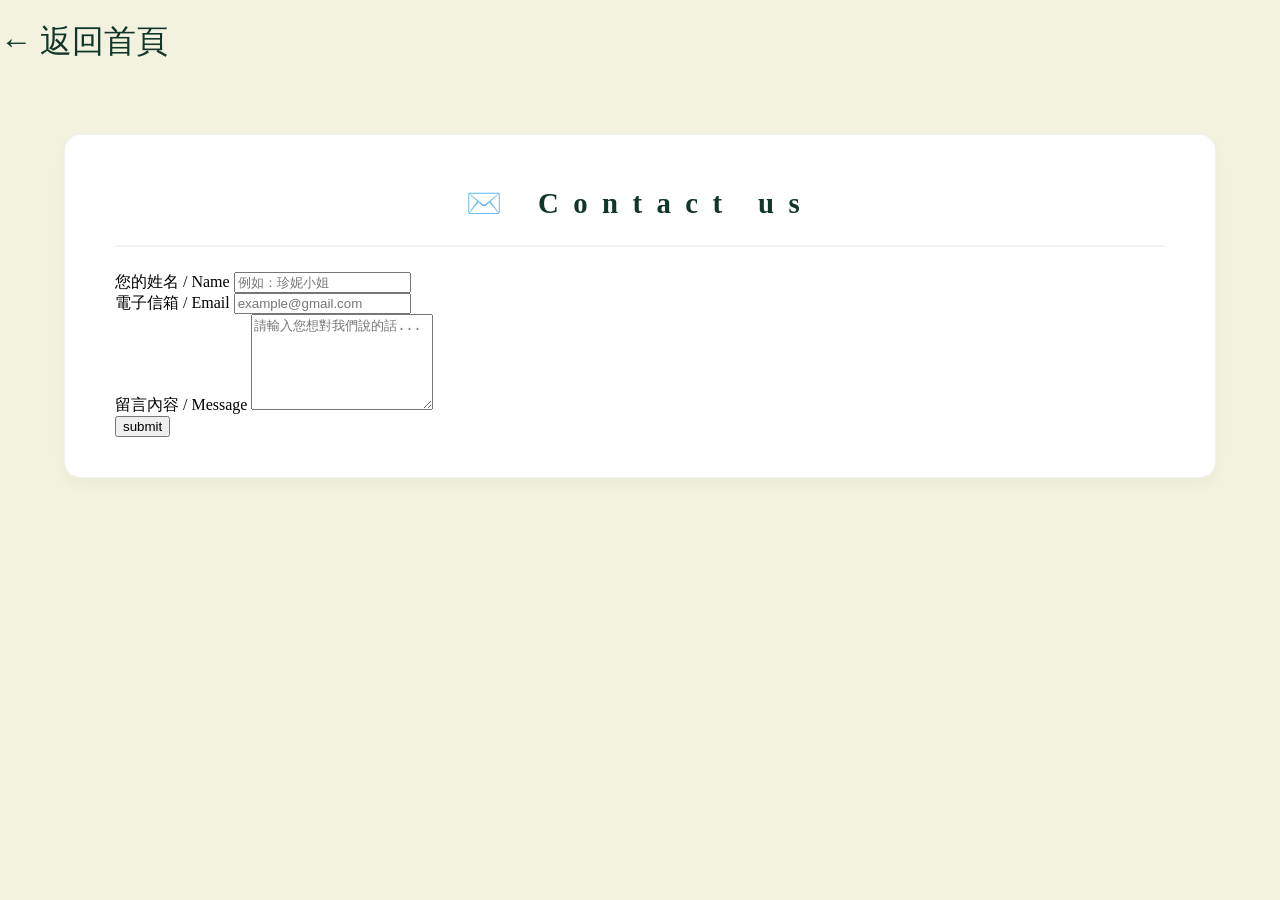
<file: contact.html>
<!DOCTYPE html>
<html lang="en">
<head>
    <meta charset="UTF-8">
    <meta name="viewport" content="width=device-width, initial-scale=1.0">
    <link rel="stylesheet" href="style.css">
    <title>Document</title>
</head>
<body>
    <a href="index.html" class="back-home">← 返回首頁</a>
    <header>
        </header>

    <main>
        <section class="detin contact-simple-section">
            <h2>✉️ Contact us</h2>
            
            <form class="contact-simple-form" action="#" method="POST" onsubmit="alert('訊息已成功模擬送出！'); return false;">
                
                <div class="form-group">
                    <label for="username">您的姓名 / Name</label>
                    <input type="text" id="username" name="username" placeholder="例如：珍妮小姐" required>
                </div>

                <div class="form-group">
                    <label for="email">電子信箱 / Email</label>
                    <input type="email" id="email" name="email" placeholder="example@gmail.com" required>
                </div>

                <div class="form-group">
                    <label for="message">留言內容 / Message</label>
                    <textarea id="message" name="message" rows="6" placeholder="請輸入您想對我們說的話..." required></textarea>
                </div>

                <button type="submit" class="submit-btn">submit</button>
            </form>
            
        </section>
    </main>
</body>
</html>
</file>
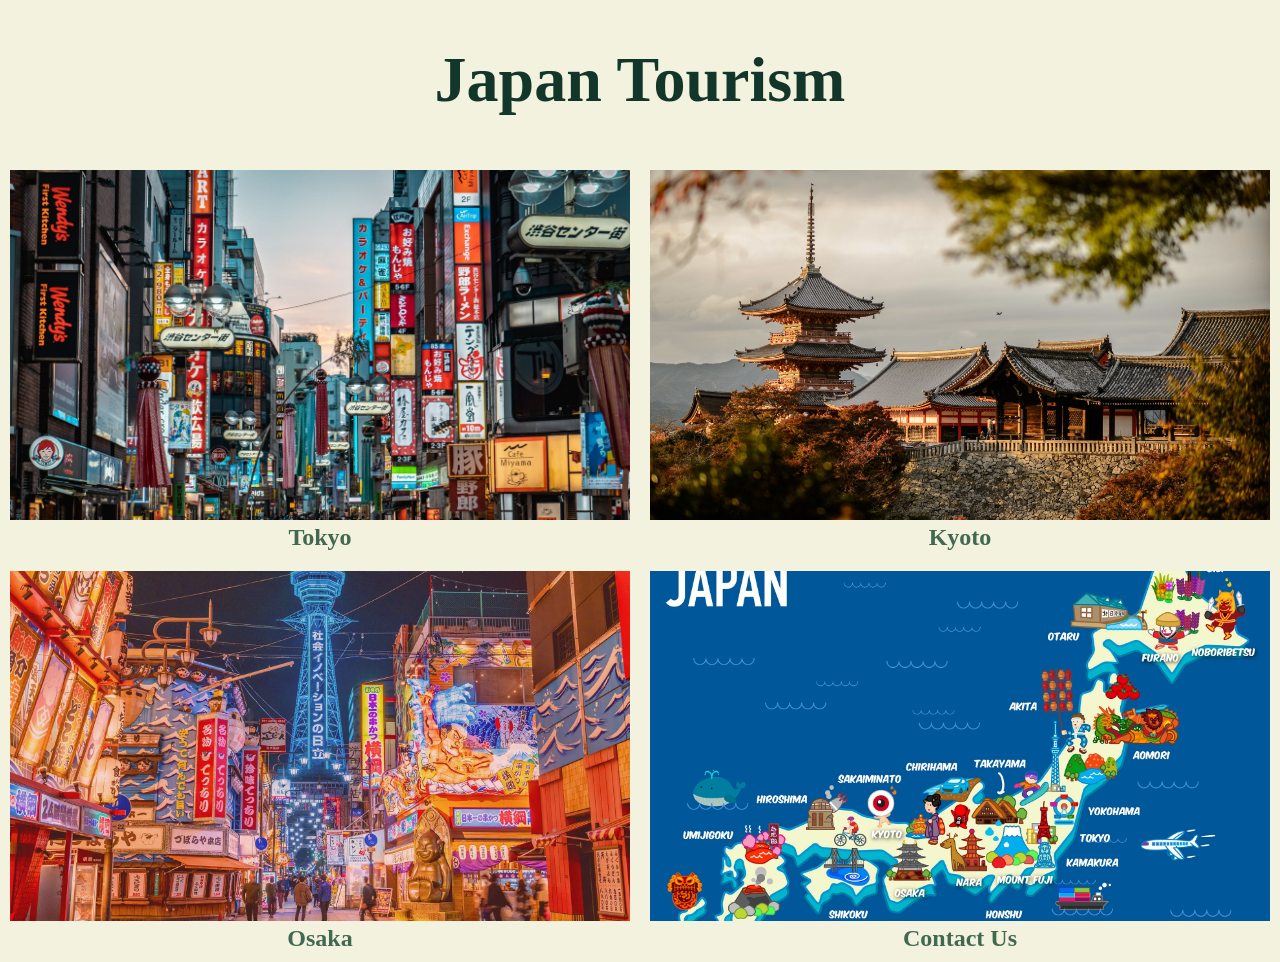
<file: index (1).html>
<!DOCTYPE html>
<html lang="en">
<head>
    <meta charset="UTF-8">
    <meta name="viewport" content="width=device-width, initial-scale=1.0">
    <link rel="stylesheet" href="style.css">
    <link rel="preconnect" href="https://fonts.googleapis.com">
    <link rel="preconnect" href="https://fonts.gstatic.com" crossorigin>
    <link href="https://fonts.googleapis.com/css2?family=Pinyon+Script&display=swap" rel="stylesheet">
    <title>Document</title>
</head>
<body>
    <!--header-->
    <header>
        <h1 class="ur">Japan Tourism</h1>
    </header>
    <!--導覽列-->
    <main>
        <ul>
            <li><a href="tokyo.html"><img src="images/tokyo.webp" alt=""><span>Tokyo</span></a></li>
            <li><a href="kyoto.html"><img src="images/kyoto.jpg" alt=""><span>Kyoto</span></a></li>
            <li><a href="osaka.html"><img src="images/osaka.webp" alt=""><span>Osaka</span></a></li>
            <li><a href="contact.html"><img src="images/map.webp" alt=""><span>Contact Us</span></a></li>
        </ul>
    </main>
</body>
</html>
</file>
<file: style.css>
@charset 'UTF-8';

body{
    font-family: "Nicole Fally";
    font-weight: 400;
    font-style: normal;
    margin: 0;
    background-color: #f3f2df;
}

img{
    max-width: 100%;
}

ul,li{
    margin: 0;
    padding: 0;
    list-style: none;
}
main{
    display: block;
    width: 100%;
    max-width: 100% !important;
}
main a{
    text-decoration: none;
}
main ul{
    display: flex;
    flex-wrap: wrap;
    padding: 0;
    margin: 0 auto;
    max-width: 1400px;
    justify-content: center;
}
main ul li{
    width: 50%;        
    box-sizing: border-box; 
    padding: 10px;
}
main ul img {
  width: 100%;         
    height: 350px;      
    object-fit: cover;
}
main ul span{
    display: block;
    font-size: 1.5rem;
    font-weight: bold;
    text-align: center;
    color: #436850;
}
.ur{
    font-size:4rem;
    text-align: center;
    color: #12372A;
}
.back-home {
    font-size: 2rem;
    color: #12372A;
    text-decoration: none;
    padding: 20px 0;
    display: inline-block;
}
.box{
    display: flex;
    flex-wrap: wrap;
    justify-content: space-between; 
    padding: 0;
    margin: 0 auto;
    width: 90%;
    max-width: 1400px;
    list-style: none;
}
.box li {
    width: 23.5% !important;
}
.box a {
    display: flex;
    align-items: center;    
    justify-content: space-between; 
    background-color: #ffffff;
    padding: 20px 25px;
    border-radius: 12px;      
    text-decoration: none;
    box-shadow: 0 4px 10px rgba(0, 0, 0, 0.03);
    transition: all 0.3s ease;
}
.box a:hover {
    transform: translateY(-5px); 
    box-shadow: 0 8px 20px rgba(0, 0, 0, 0.08);
    background-color: #f0f5f2; 
}
.box .icon {
    font-size: 1.8rem;
}
.box .text {
    font-size: 1.5rem;
    font-weight: bold;
    color: #12372A;
    flex-grow: 1;
    padding-left: 15px;
}
.box .arrow {
    font-size: 1.1rem;
    color: #436850;
    font-weight: bold;
}
.cempt{
    max-width: 800px;
    margin: 0 auto 50px auto; 
    padding: 0 20px;
    text-align: center;
}
.cempt h4{
    font-size: 2.5rem;
    color: #436850;
    padding: 0 20px;  
    margin-bottom: 15px;
    text-align: center;
    display: inline-block;
    border-bottom: 2px solid #ADBC9F;
    padding-bottom: 8px;
}
.cempt p {
    font-size: 1.3rem;
    color: #12372A;           
    line-height: 1.6;
    font-weight: 500;
}
.text{
    padding: 0 20px;
    font-size: 1.5rem;
    text-align: center;
}
main h2{
    font-size: 20px;
    font-weight: 700;
    text-align: center;
    letter-spacing: 0.5em;
    line-height: 2;
}
.lead{
    text-align: center;
    margin-bottom: 30px;
    font-size: 0.9rem;
    line-height: 2;
}
main h3{
    font-size: 30px;
    font-weight: 700;
    text-align: center;
    margin-bottom: 30px;
    color: burlywood;
}
.menudetail{
    margin-bottom: 50px;
}
.photogarelly{
    display: grid;
    grid-template-rows: 40w 30w 30w 40w 40w;
    grid-template-columns: 50% 50%;
}
.item01{
    grid-row-start: 1;
    grid-row-end: 2;
    grid-column-start: 1;
    grid-column-end: 3;
}
.item0{
    grid-row: 2/4;
    grid-column: 1/2;
}
.detin {
    background-color: #ffffff; 
    max-width: 1400px;
    width: 90%;
    margin: 50px auto;       
    padding: 40px 50px;       
    border-radius: 16px;      
    box-shadow: 0 6px 15px rgba(18, 55, 42, 0.04);
    border: 1px solid rgba(173, 188, 159, 0.2);     
    box-sizing: border-box;
}
.detin h2 {
    color: #12372A;        
    font-size: 1.8rem;
    margin-top: 0;
    margin-bottom: 25px;
    border-bottom: 2px solid #f0f5f2;
    padding-bottom: 12px;
}

.detin .section-content {
    font-size: 1.15rem;
    line-height: 1.9;         
    color: #333333;           
    text-align: justify;    
}
.slider-container {
    position: relative;
    max-width: 800px;       
    height: 380px;          
    margin: 25px auto;      
    border-radius: 12px;     
    overflow: hidden;        
    box-shadow: 0 4px 15px rgba(18, 55, 42, 0.08);
}
.slider-wrapper {
    width: 100%;
    height: 100%;
    position: relative;
}
.slide {
    position: absolute;
    top: 0;
    left: 0;
    width: 100%;
    height: 100%;
    object-fit: cover; 
    object-position: center; 
    
    opacity: 0;
    transition: opacity 0.6s ease-in-out; 
    z-index: 1;
}

.slide.active {
    opacity: 1;
    z-index: 2;
}
.slider-btn {
   position: absolute;
    top: 50%;
    transform: translateY(-50%);
    background-color: rgba(255, 255, 255, 0.75);
    color: #12372A;
    border: none;
    font-size: 1.4rem;
    width: 45px;
    height: 45px;
    cursor: pointer;
    border-radius: 50%;
    display: flex;
    align-items: center;
    justify-content: center;
    transition: all 0.3s ease;
    z-index: 100; 
    user-select: none;          
}
.slider-btn:hover {
    background-color: #12372A;   
    color: #ffffff;              
    box-shadow: 0 4px 10px rgba(0, 0, 0, 0.15);
}

.prev-btn { left: 20px; }
.next-btn { right: 20px; }
</file>
